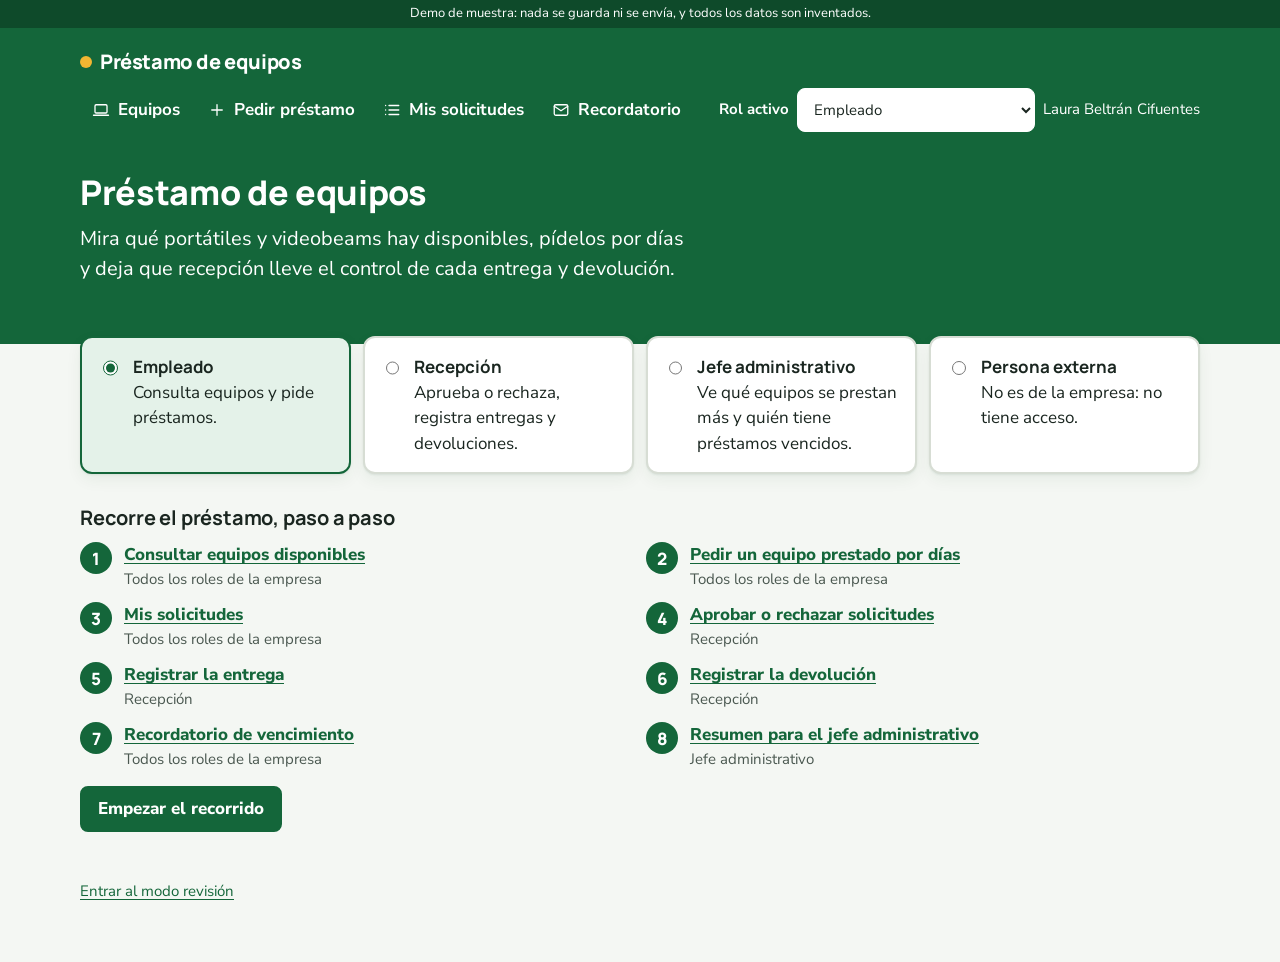
<file: regresion-20261026/index.html>
<!doctype html>
<html lang="es">
<head>
<meta charset="utf-8">
<meta name="viewport" content="width=device-width, initial-scale=1">
<title>Préstamo de equipos · Demo</title>
<link rel="icon" href="data:,">
<link rel="preconnect" href="https://fonts.googleapis.com">
<link rel="preconnect" href="https://fonts.gstatic.com" crossorigin>
<link rel="stylesheet" href="https://fonts.googleapis.com/css2?family=Manrope:wght@600;700;800&amp;family=Nunito+Sans:wght@400;600;700;800&amp;display=swap">
<link rel="stylesheet" href="recursos/estilos.css">
</head>
<body data-pantalla="inicio" data-criterios="HU-01 a HU-06 (CA-001-01 a CA-001-46)">
<div id="cabecera"></div>
<div class="portada">
  <div class="portada__fila">
    <h1>Préstamo de equipos</h1>
    <p>Mira qué portátiles y videobeams hay disponibles, pídelos por días y deja que recepción lleve el control de cada entrega y devolución.</p>
  </div>
</div>
<main class="contenido" id="contenido">
  <fieldset class="roles">
    <legend class="solo-lectores">Elige tu rol</legend>
    <label class="rol-opcion"><input type="radio" name="rol" value="empleado"><span><strong>Empleado</strong>Consulta equipos y pide préstamos.</span></label>
    <label class="rol-opcion"><input type="radio" name="rol" value="recepcion"><span><strong>Recepción</strong>Aprueba o rechaza, registra entregas y devoluciones.</span></label>
    <label class="rol-opcion"><input type="radio" name="rol" value="jefe"><span><strong>Jefe administrativo</strong>Ve qué equipos se prestan más y quién tiene préstamos vencidos.</span></label>
    <label class="rol-opcion"><input type="radio" name="rol" value="externa"><span><strong>Persona externa</strong>No es de la empresa: no tiene acceso.</span></label>
  </fieldset>
  <section class="seccion" id="proceso" aria-labelledby="titulo-proceso">
    <h2 id="titulo-proceso">Recorre el préstamo, paso a paso</h2>
    <ol class="pasos" id="lista-pasos"></ol>
    <div class="acciones"><a class="boton" href="pantallas/P01-A01-consultar-equipos.html">Empezar el recorrido</a></div>
  </section>
  <p class="texto-2 pequeno contenido--aire"><a id="enlace-revision" href="index.html">Entrar al modo revisión</a></p>
</main>
<div id="revision"></div>
<script src="recursos/datos.js"></script>
<script src="recursos/prototipo.js"></script>
</body>
</html>
</file>
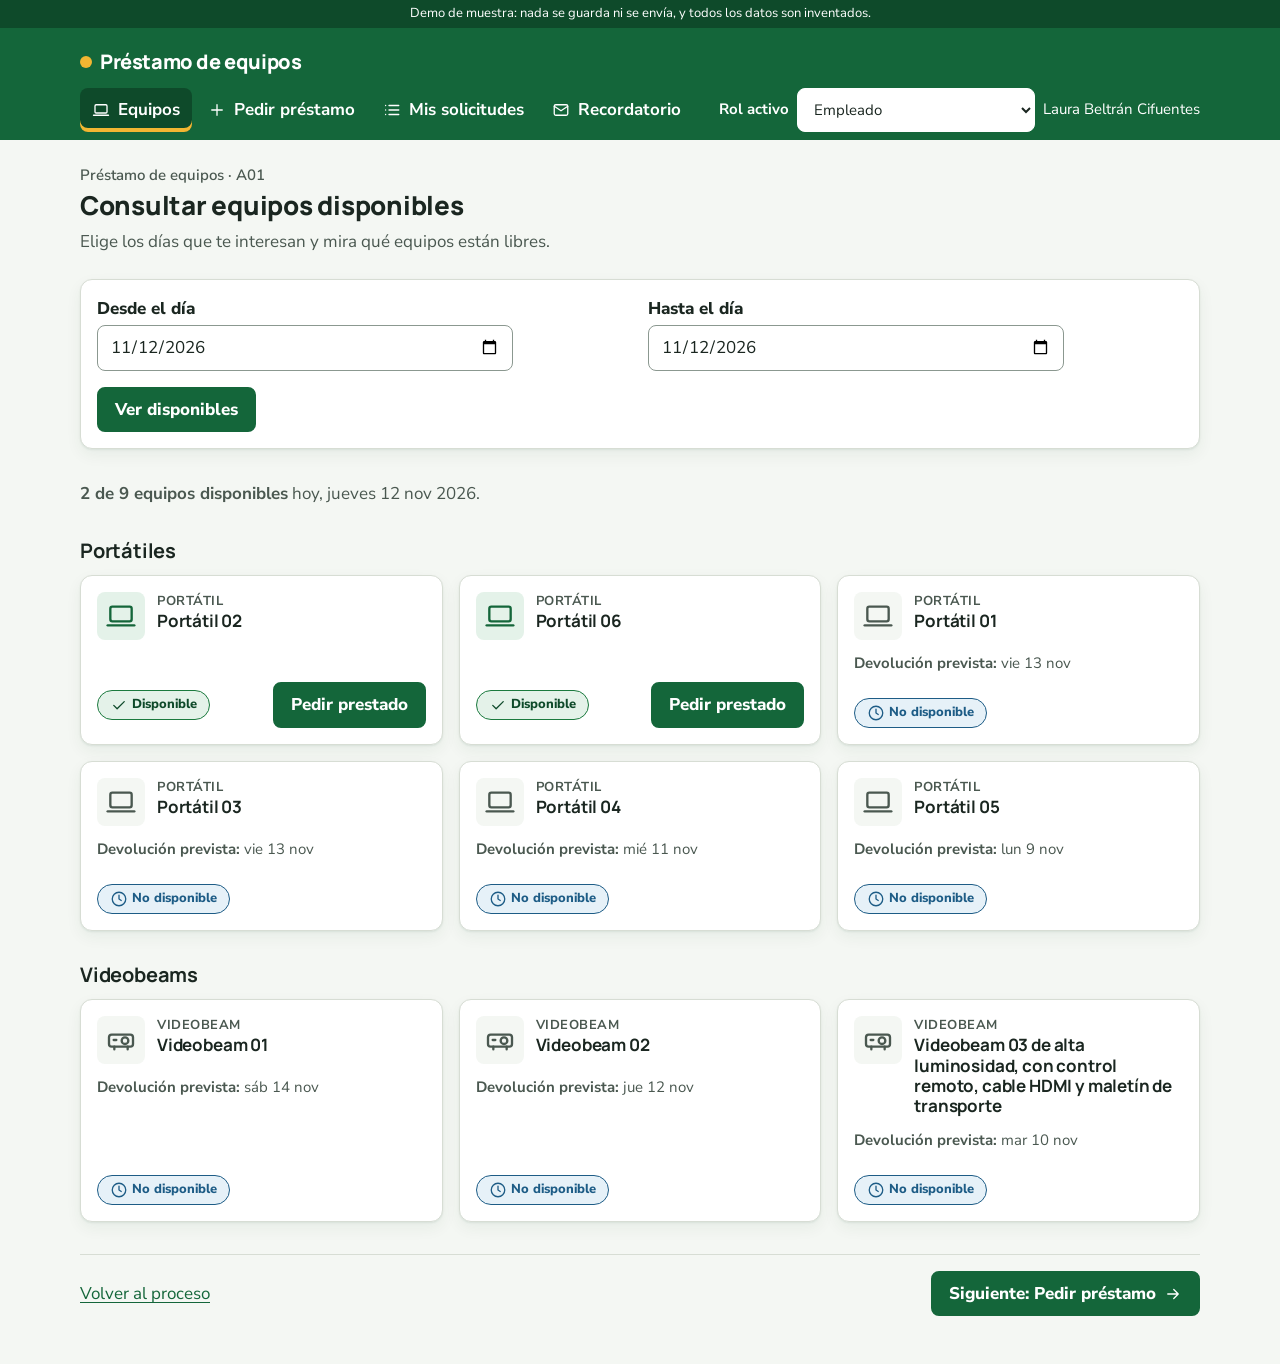
<file: regresion-20261026/pantallas/P01-A01-consultar-equipos.html>
<!doctype html>
<html lang="es">
<head>
<meta charset="utf-8">
<meta name="viewport" content="width=device-width, initial-scale=1">
<title>Consultar equipos disponibles · Préstamo de equipos</title>
<link rel="icon" href="data:,">
<link rel="preconnect" href="https://fonts.googleapis.com">
<link rel="preconnect" href="https://fonts.gstatic.com" crossorigin>
<link rel="stylesheet" href="https://fonts.googleapis.com/css2?family=Manrope:wght@600;700;800&amp;family=Nunito+Sans:wght@400;600;700;800&amp;display=swap">
<link rel="stylesheet" href="../recursos/estilos.css">
</head>
<body data-pantalla="P01-A01" data-criterios="HU-01: CA-001-01 a CA-001-06, CA-001-36, CA-001-39, CA-001-40 y CA-001-46 (HU-05)">
<div id="cabecera"></div>
<main class="contenido" id="contenido"><div id="vista"></div></main>
<div id="revision"></div>
<script src="../recursos/datos.js"></script>
<script src="../recursos/prototipo.js"></script>
</body>
</html>
</file>
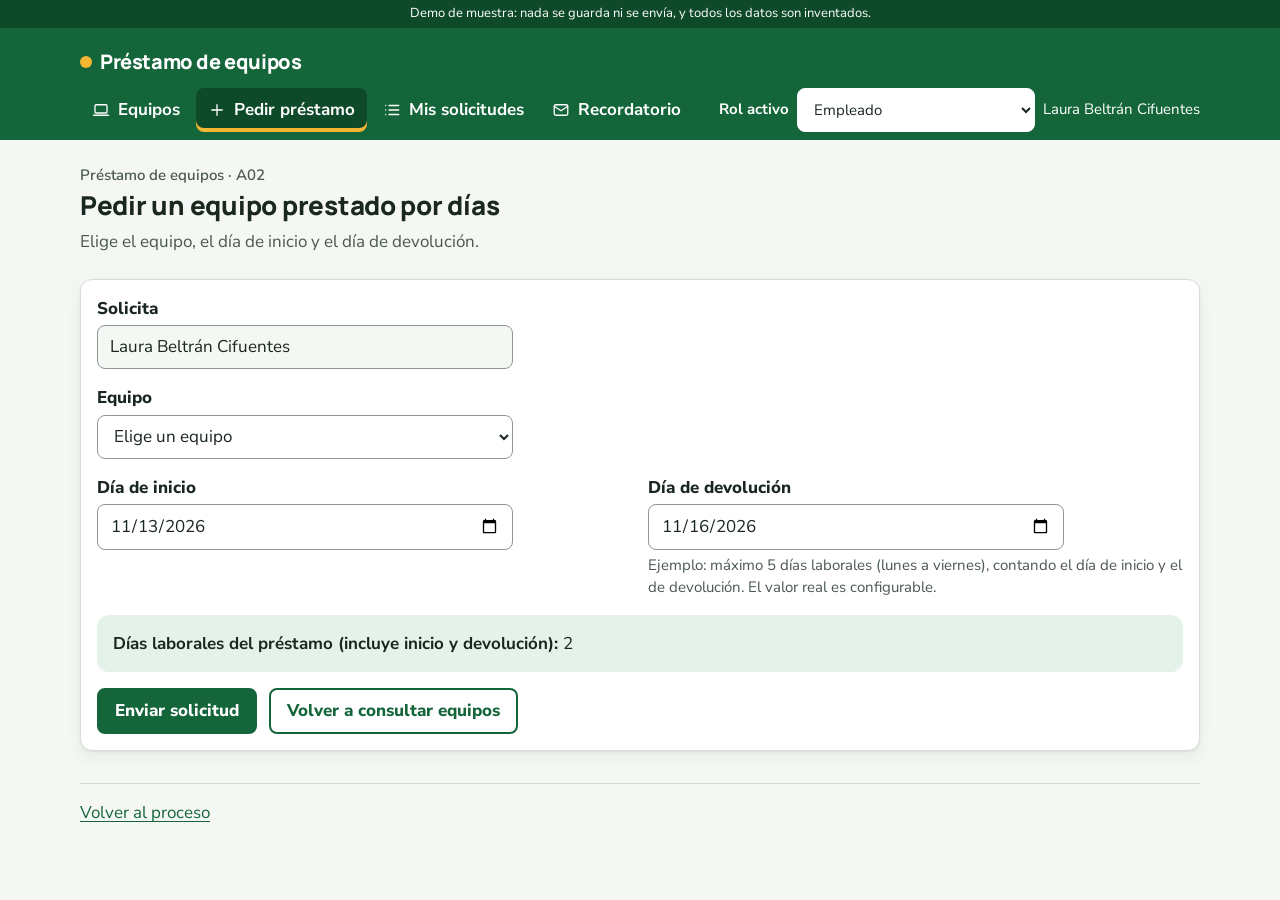
<file: regresion-20261026/pantallas/P01-A02-solicitar-prestamo.html>
<!doctype html>
<html lang="es">
<head>
<meta charset="utf-8">
<meta name="viewport" content="width=device-width, initial-scale=1">
<title>Pedir un equipo prestado por días · Préstamo de equipos</title>
<link rel="icon" href="data:,">
<link rel="preconnect" href="https://fonts.googleapis.com">
<link rel="preconnect" href="https://fonts.gstatic.com" crossorigin>
<link rel="stylesheet" href="https://fonts.googleapis.com/css2?family=Manrope:wght@600;700;800&amp;family=Nunito+Sans:wght@400;600;700;800&amp;display=swap">
<link rel="stylesheet" href="../recursos/estilos.css">
</head>
<body data-pantalla="P01-A02" data-criterios="HU-02: CA-001-07 a CA-001-12 y CA-001-35">
<div id="cabecera"></div>
<main class="contenido" id="contenido"><div id="vista"></div></main>
<div id="revision"></div>
<script src="../recursos/datos.js"></script>
<script src="../recursos/prototipo.js"></script>
</body>
</html>
</file>
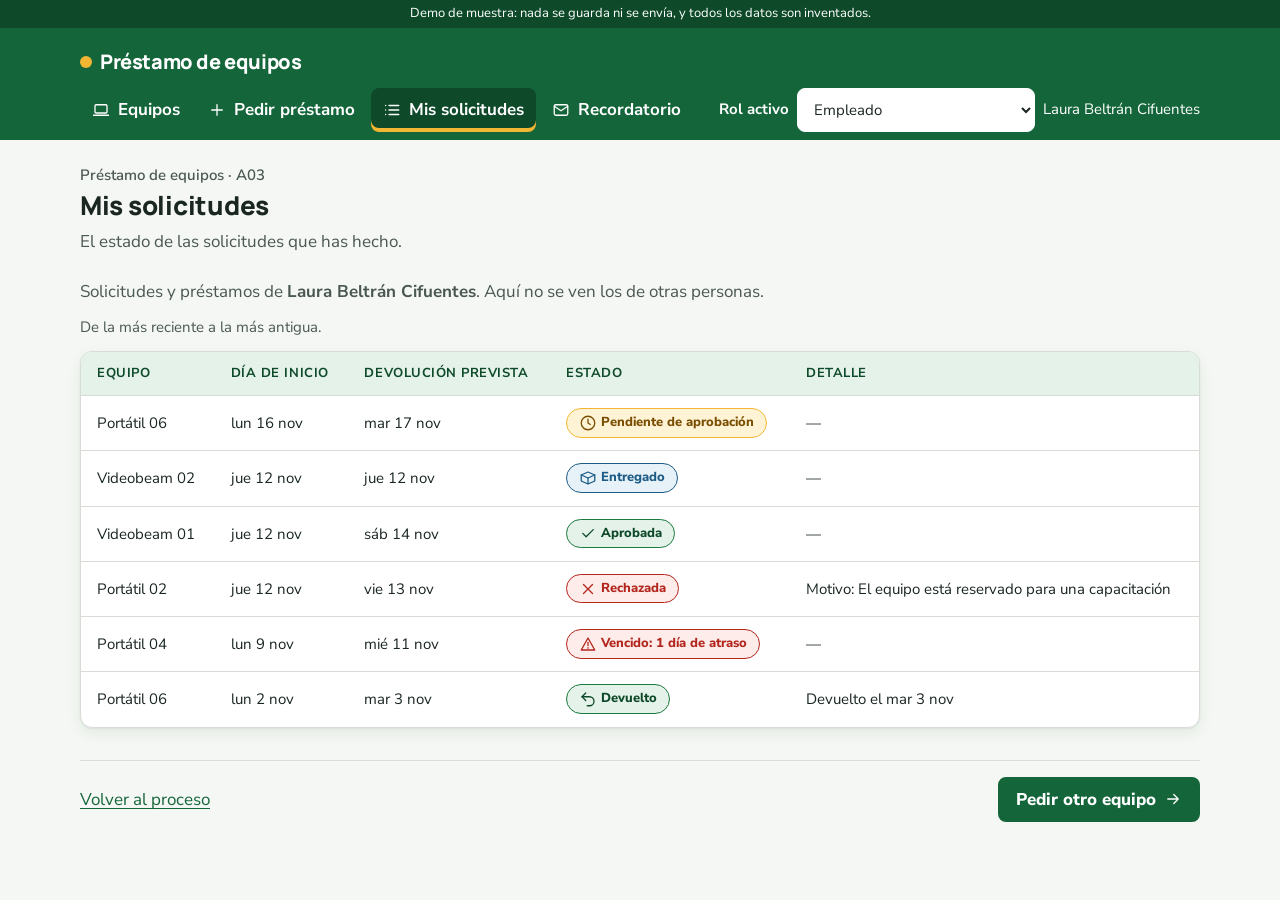
<file: regresion-20261026/pantallas/P01-A03-aprobar-solicitud.html>
<!doctype html>
<html lang="es">
<head>
<meta charset="utf-8">
<meta name="viewport" content="width=device-width, initial-scale=1">
<title>Aprobar o rechazar solicitudes · Préstamo de equipos</title>
<link rel="icon" href="data:,">
<link rel="preconnect" href="https://fonts.googleapis.com">
<link rel="preconnect" href="https://fonts.gstatic.com" crossorigin>
<link rel="stylesheet" href="https://fonts.googleapis.com/css2?family=Manrope:wght@600;700;800&amp;family=Nunito+Sans:wght@400;600;700;800&amp;display=swap">
<link rel="stylesheet" href="../recursos/estilos.css">
</head>
<body data-pantalla="P01-A03" data-criterios="I-03">
<div id="cabecera"></div>
<main class="contenido" id="contenido"><div id="vista"></div></main>
<div id="revision"></div>
<script src="../recursos/datos.js"></script>
<script src="../recursos/prototipo.js"></script>
</body>
</html>
</file>
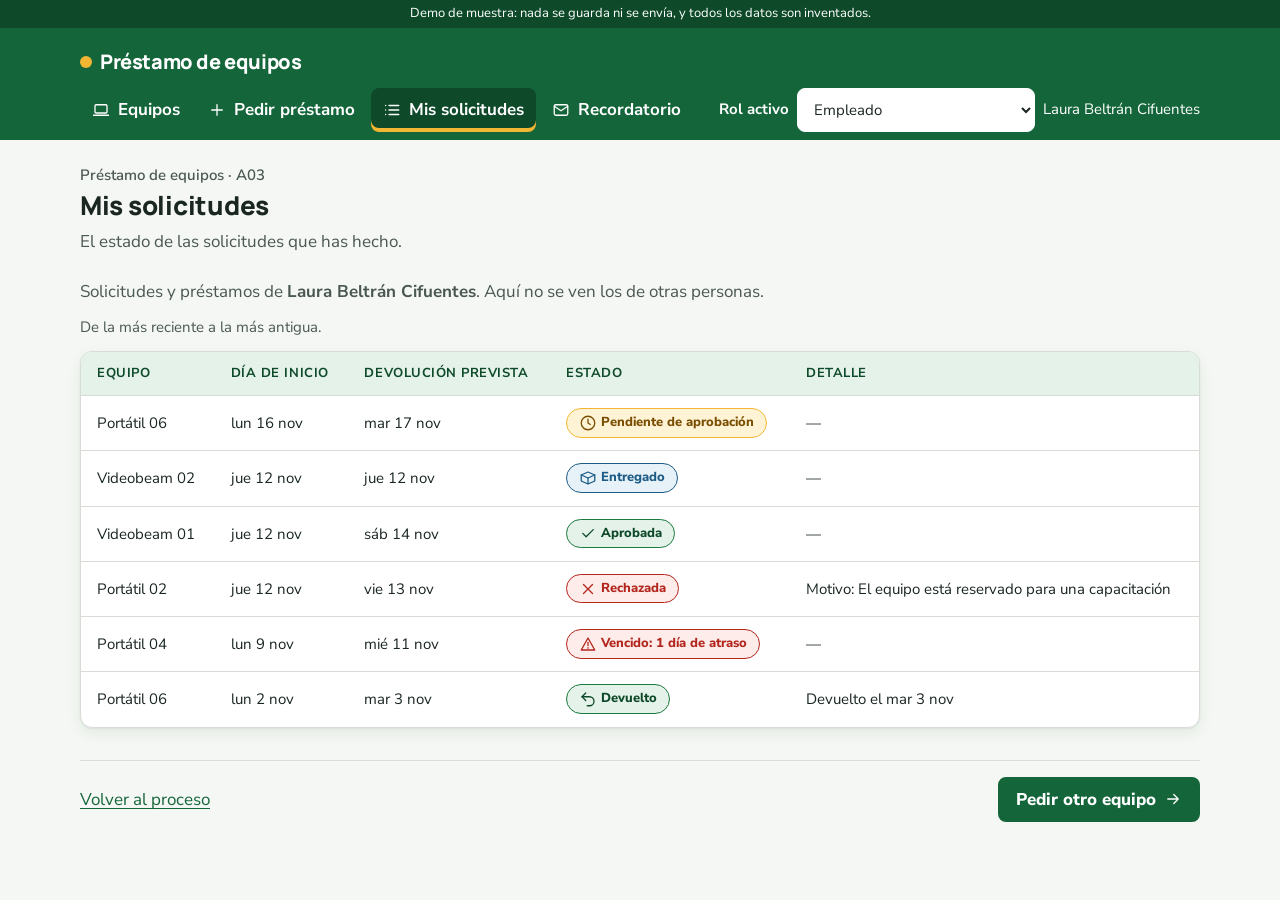
<file: regresion-20261026/pantallas/P01-A03-ver-mis-solicitudes.html>
<!doctype html>
<html lang="es">
<head>
<meta charset="utf-8">
<meta name="viewport" content="width=device-width, initial-scale=1">
<title>Ver mis solicitudes · Préstamo de equipos</title>
<link rel="icon" href="data:,">
<link rel="preconnect" href="https://fonts.googleapis.com">
<link rel="preconnect" href="https://fonts.gstatic.com" crossorigin>
<link rel="stylesheet" href="https://fonts.googleapis.com/css2?family=Manrope:wght@600;700;800&amp;family=Nunito+Sans:wght@400;600;700;800&amp;display=swap">
<link rel="stylesheet" href="../recursos/estilos.css">
</head>
<body data-pantalla="P01-A03" data-criterios="HU-02, HU-03, HU-04 y HU-05: CA-001-07, CA-001-13, CA-001-14, CA-001-37, CA-001-41 a CA-001-44">
<div id="cabecera"></div>
<main class="contenido" id="contenido"><div id="vista"></div></main>
<div id="revision"></div>
<script src="../recursos/datos.js"></script>
<script src="../recursos/prototipo.js"></script>
</body>
</html>
</file>
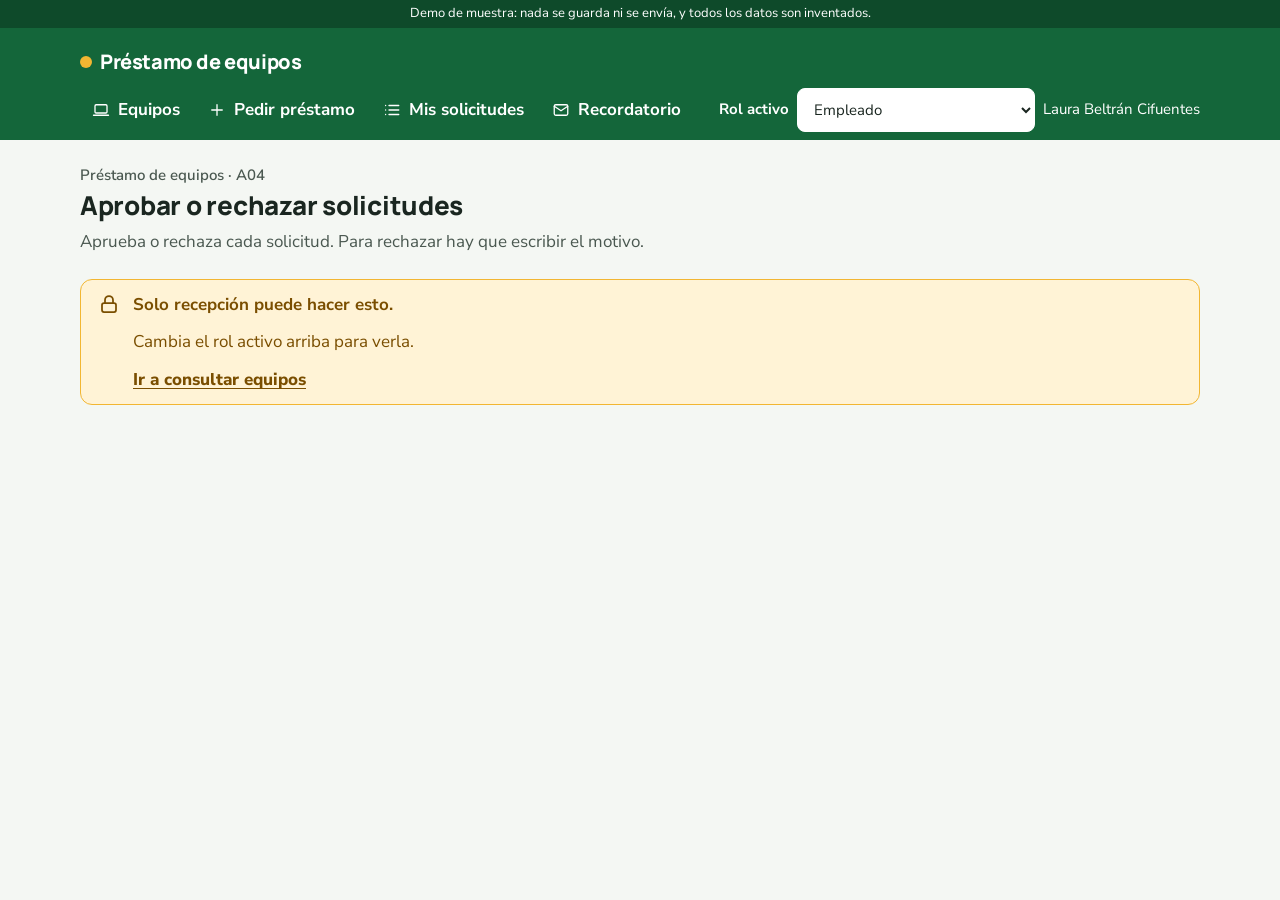
<file: regresion-20261026/pantallas/P01-A04-aprobar-solicitud.html>
<!doctype html>
<html lang="es">
<head>
<meta charset="utf-8">
<meta name="viewport" content="width=device-width, initial-scale=1">
<title>Aprobar o rechazar solicitudes · Préstamo de equipos</title>
<link rel="icon" href="data:,">
<link rel="preconnect" href="https://fonts.googleapis.com">
<link rel="preconnect" href="https://fonts.gstatic.com" crossorigin>
<link rel="stylesheet" href="https://fonts.googleapis.com/css2?family=Manrope:wght@600;700;800&amp;family=Nunito+Sans:wght@400;600;700;800&amp;display=swap">
<link rel="stylesheet" href="../recursos/estilos.css">
</head>
<body data-pantalla="P01-A04" data-criterios="HU-03: CA-001-13 a CA-001-18 y CA-001-45">
<div id="cabecera"></div>
<main class="contenido" id="contenido"><div id="vista"></div></main>
<div id="revision"></div>
<script src="../recursos/datos.js"></script>
<script src="../recursos/prototipo.js"></script>
</body>
</html>
</file>
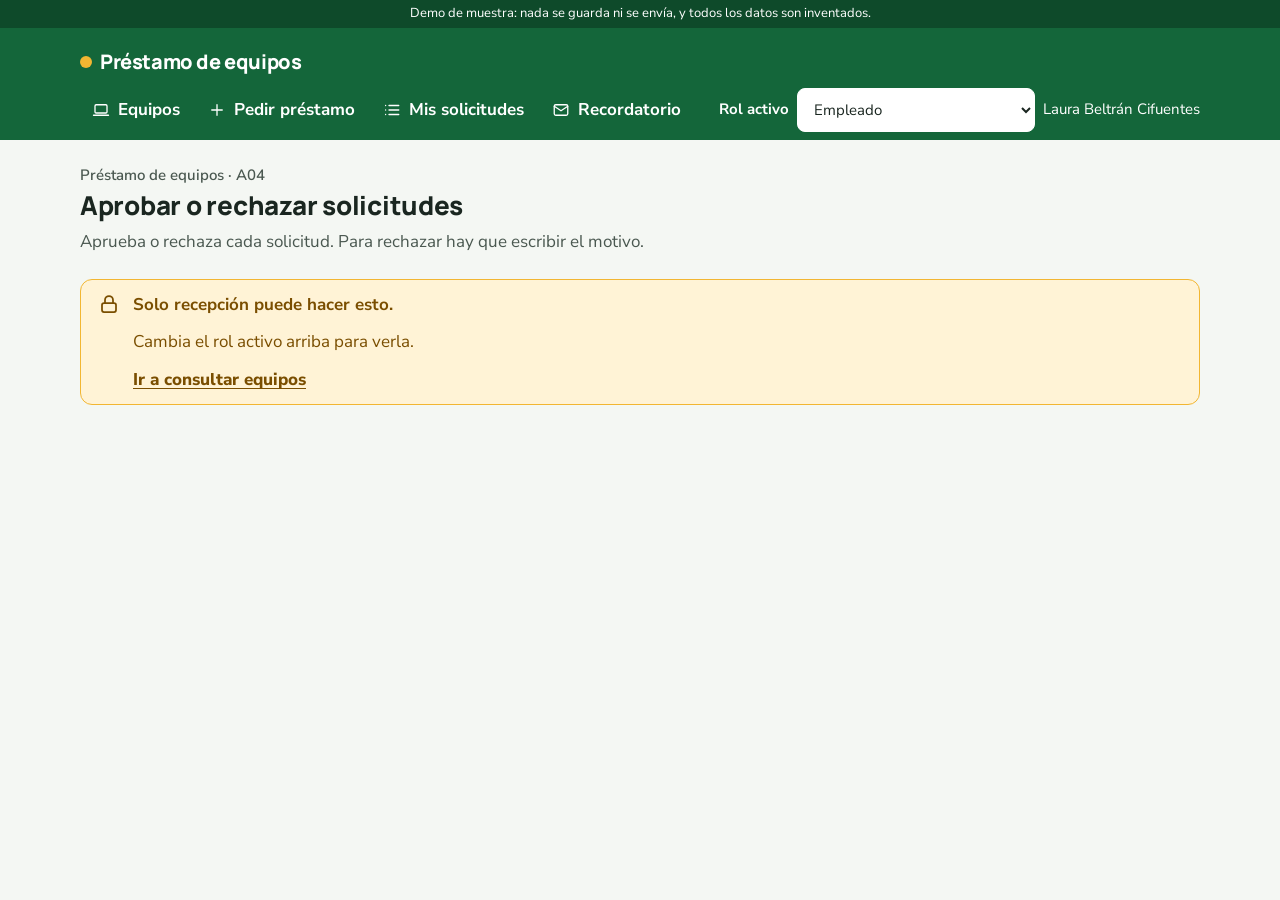
<file: regresion-20261026/pantallas/P01-A04-registrar-entrega.html>
<!doctype html>
<html lang="es">
<head>
<meta charset="utf-8">
<meta name="viewport" content="width=device-width, initial-scale=1">
<title>Registrar la entrega · Préstamo de equipos</title>
<link rel="icon" href="data:,">
<link rel="preconnect" href="https://fonts.googleapis.com">
<link rel="preconnect" href="https://fonts.gstatic.com" crossorigin>
<link rel="stylesheet" href="https://fonts.googleapis.com/css2?family=Manrope:wght@600;700;800&amp;family=Nunito+Sans:wght@400;600;700;800&amp;display=swap">
<link rel="stylesheet" href="../recursos/estilos.css">
</head>
<body data-pantalla="P01-A04" data-criterios="I-04">
<div id="cabecera"></div>
<main class="contenido" id="contenido"><div id="vista"></div></main>
<div id="revision"></div>
<script src="../recursos/datos.js"></script>
<script src="../recursos/prototipo.js"></script>
</body>
</html>
</file>
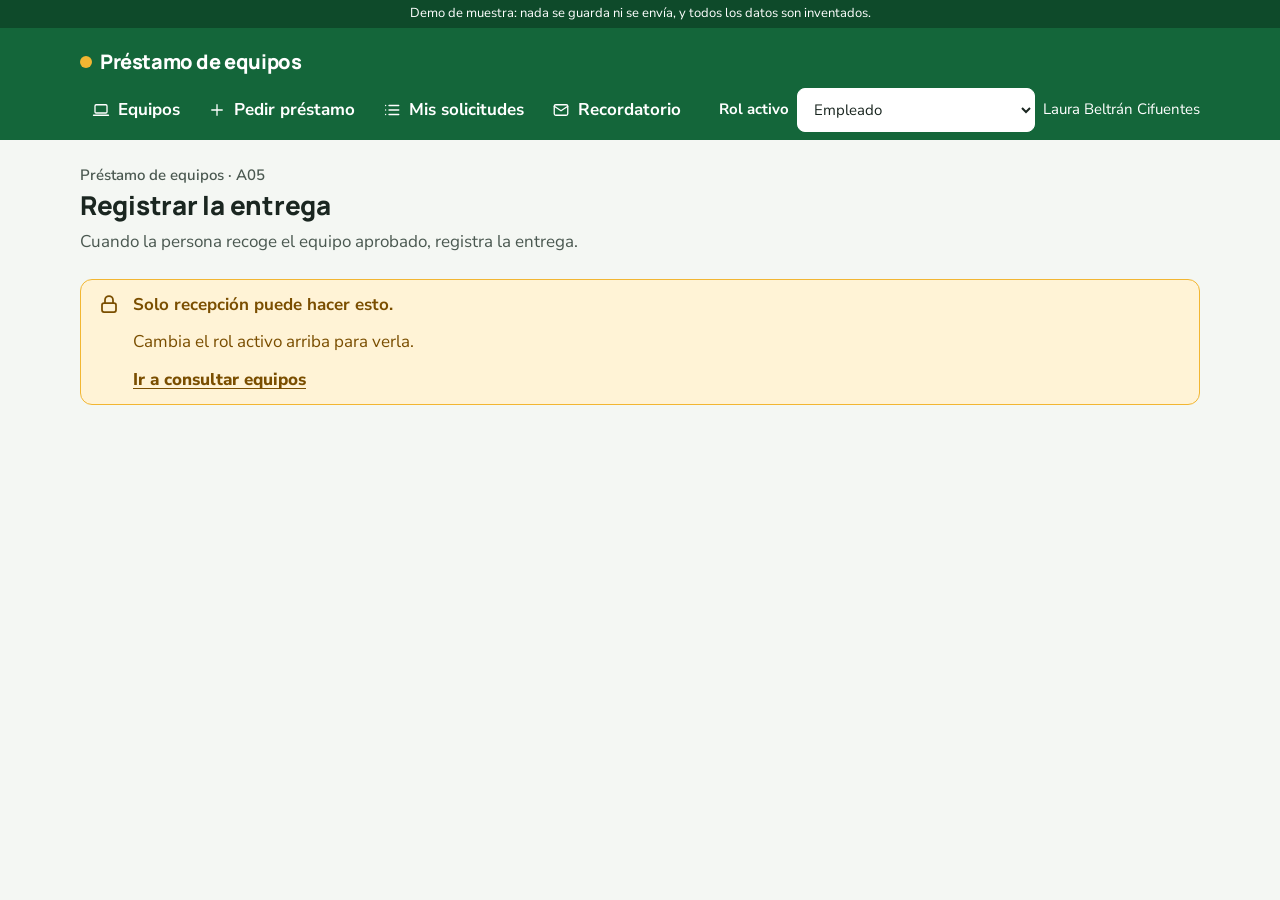
<file: regresion-20261026/pantallas/P01-A05-registrar-devolucion.html>
<!doctype html>
<html lang="es">
<head>
<meta charset="utf-8">
<meta name="viewport" content="width=device-width, initial-scale=1">
<title>Registrar la devolución · Préstamo de equipos</title>
<link rel="icon" href="data:,">
<link rel="preconnect" href="https://fonts.googleapis.com">
<link rel="preconnect" href="https://fonts.gstatic.com" crossorigin>
<link rel="stylesheet" href="https://fonts.googleapis.com/css2?family=Manrope:wght@600;700;800&amp;family=Nunito+Sans:wght@400;600;700;800&amp;display=swap">
<link rel="stylesheet" href="../recursos/estilos.css">
</head>
<body data-pantalla="P01-A05" data-criterios="I-05">
<div id="cabecera"></div>
<main class="contenido" id="contenido"><div id="vista"></div></main>
<div id="revision"></div>
<script src="../recursos/datos.js"></script>
<script src="../recursos/prototipo.js"></script>
</body>
</html>
</file>
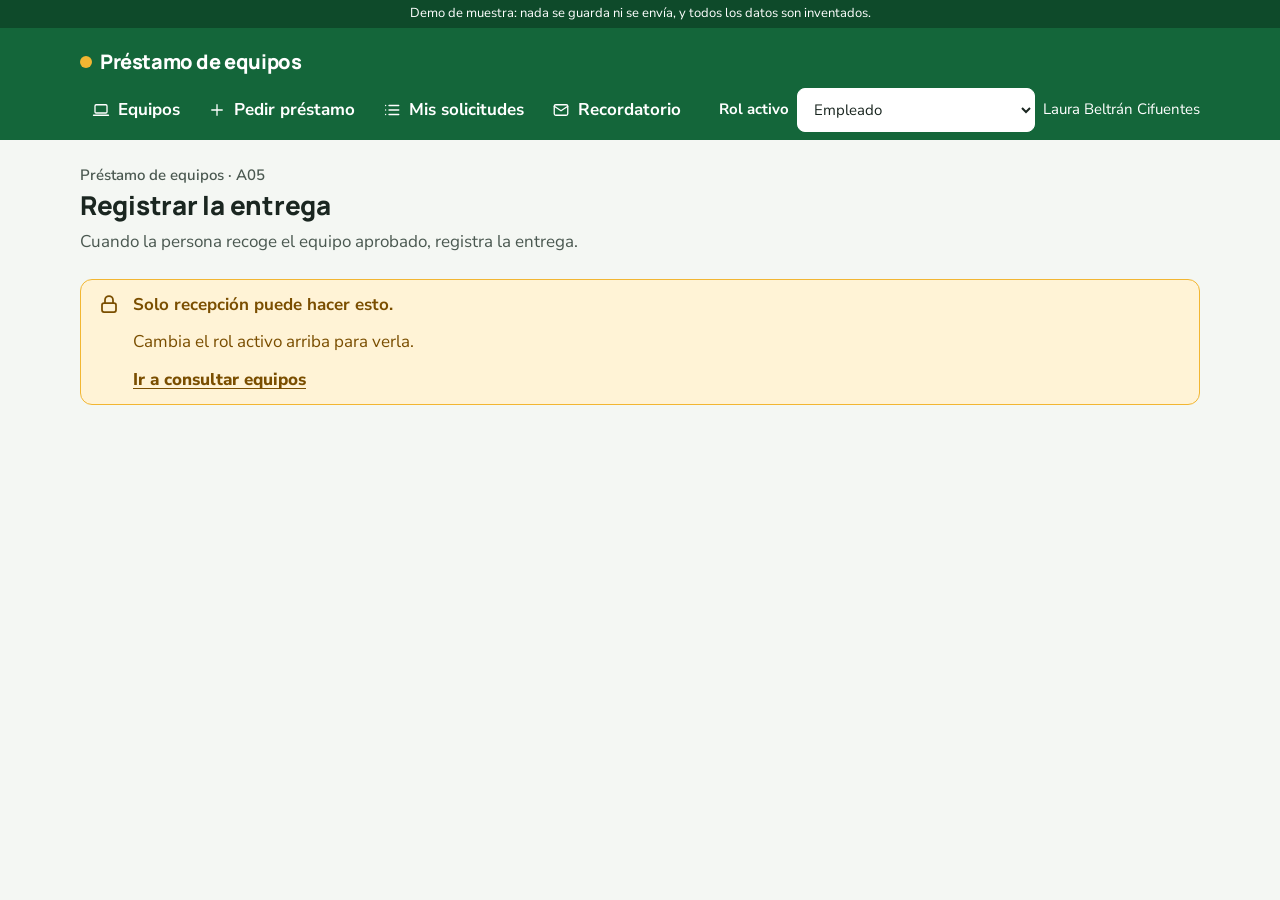
<file: regresion-20261026/pantallas/P01-A05-registrar-entrega.html>
<!doctype html>
<html lang="es">
<head>
<meta charset="utf-8">
<meta name="viewport" content="width=device-width, initial-scale=1">
<title>Registrar la entrega · Préstamo de equipos</title>
<link rel="icon" href="data:,">
<link rel="preconnect" href="https://fonts.googleapis.com">
<link rel="preconnect" href="https://fonts.gstatic.com" crossorigin>
<link rel="stylesheet" href="https://fonts.googleapis.com/css2?family=Manrope:wght@600;700;800&amp;family=Nunito+Sans:wght@400;600;700;800&amp;display=swap">
<link rel="stylesheet" href="../recursos/estilos.css">
</head>
<body data-pantalla="P01-A05" data-criterios="HU-04: CA-001-19, CA-001-20 y CA-001-24">
<div id="cabecera"></div>
<main class="contenido" id="contenido"><div id="vista"></div></main>
<div id="revision"></div>
<script src="../recursos/datos.js"></script>
<script src="../recursos/prototipo.js"></script>
</body>
</html>
</file>
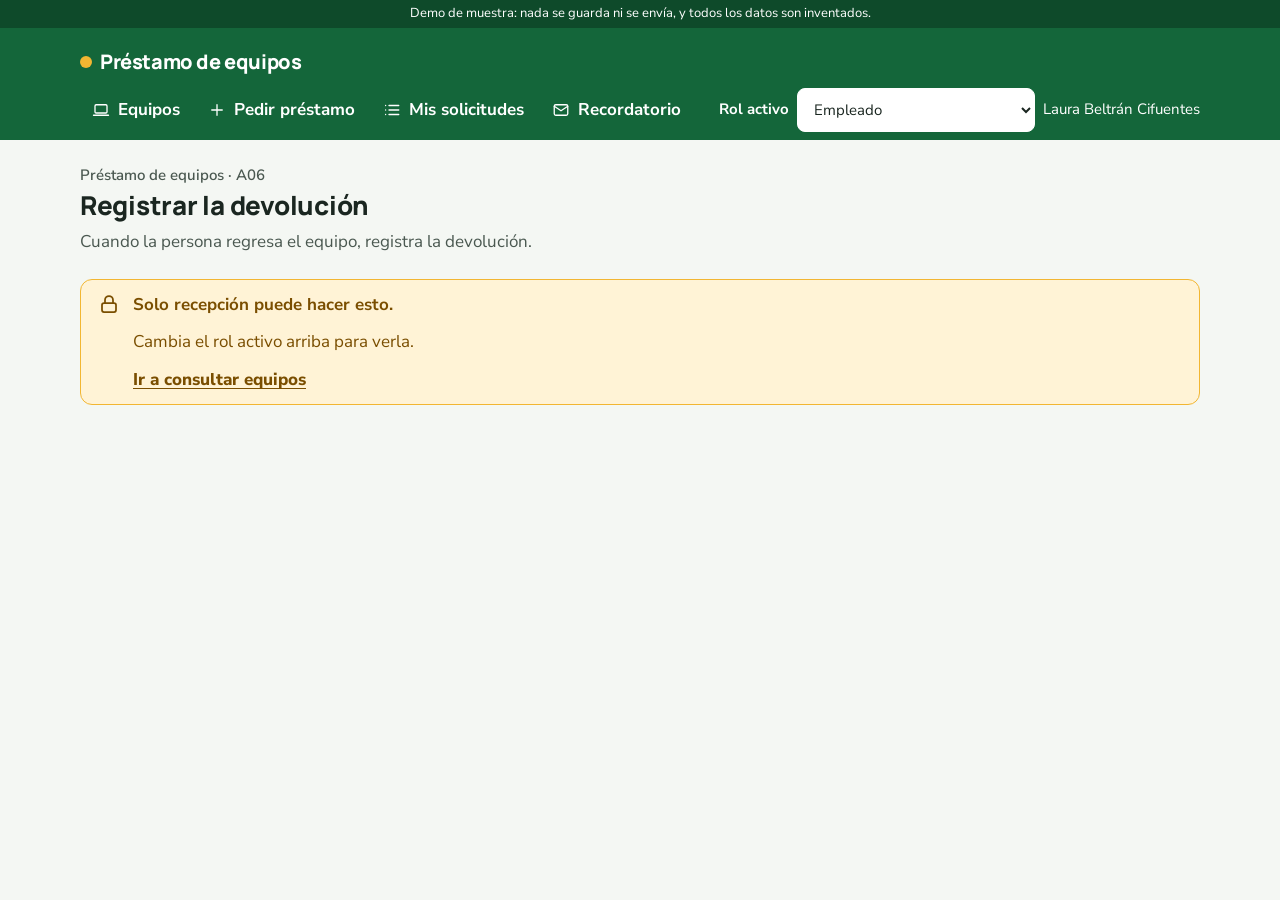
<file: regresion-20261026/pantallas/P01-A06-recibir-recordatorio.html>
<!doctype html>
<html lang="es">
<head>
<meta charset="utf-8">
<meta name="viewport" content="width=device-width, initial-scale=1">
<title>Recordatorio de vencimiento · Préstamo de equipos</title>
<link rel="icon" href="data:,">
<link rel="preconnect" href="https://fonts.googleapis.com">
<link rel="preconnect" href="https://fonts.gstatic.com" crossorigin>
<link rel="stylesheet" href="https://fonts.googleapis.com/css2?family=Manrope:wght@600;700;800&amp;family=Nunito+Sans:wght@400;600;700;800&amp;display=swap">
<link rel="stylesheet" href="../recursos/estilos.css">
</head>
<body data-pantalla="P01-A06" data-criterios="I-06">
<div id="cabecera"></div>
<main class="contenido" id="contenido"><div id="vista"></div></main>
<div id="revision"></div>
<script src="../recursos/datos.js"></script>
<script src="../recursos/prototipo.js"></script>
</body>
</html>
</file>
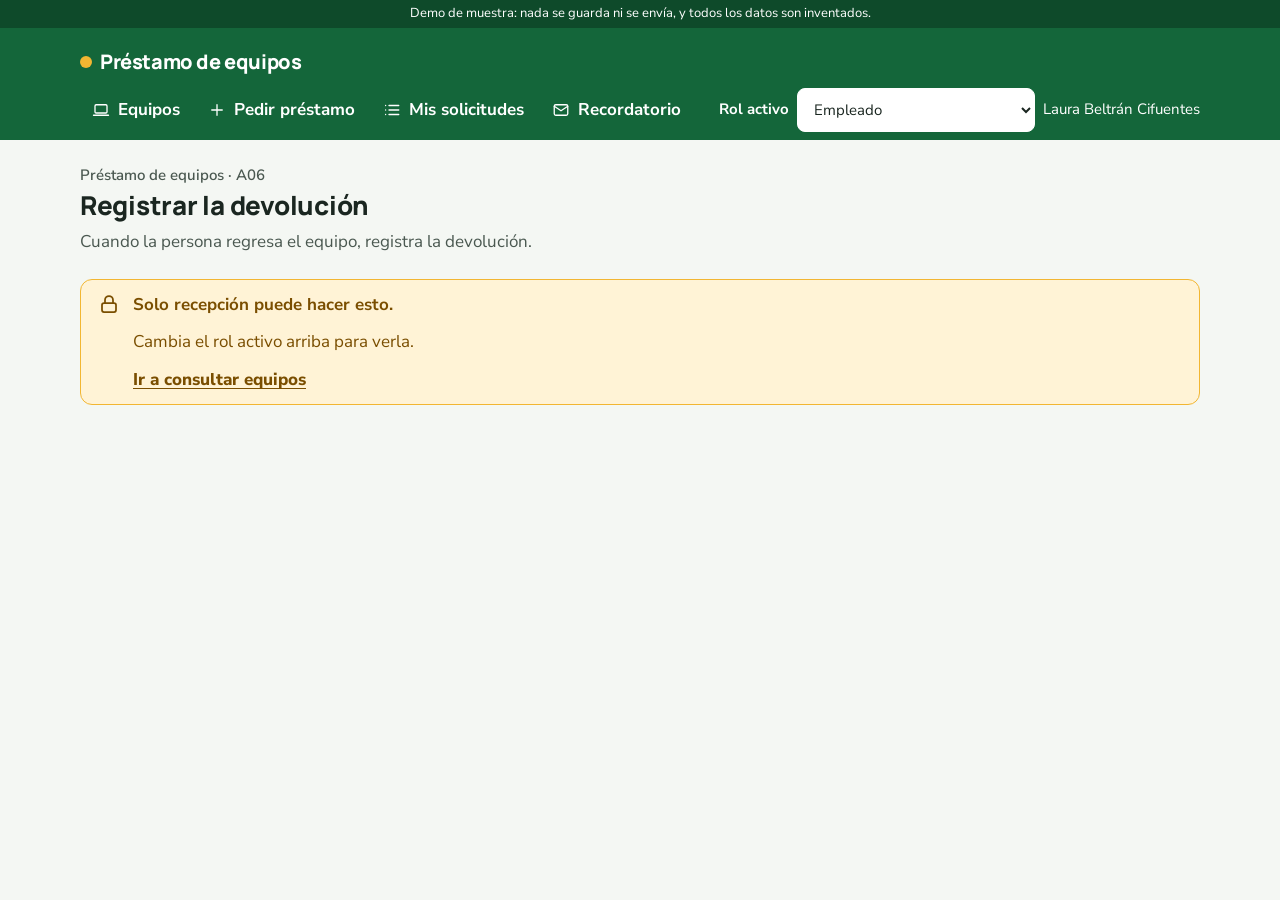
<file: regresion-20261026/pantallas/P01-A06-registrar-devolucion.html>
<!doctype html>
<html lang="es">
<head>
<meta charset="utf-8">
<meta name="viewport" content="width=device-width, initial-scale=1">
<title>Registrar la devolución · Préstamo de equipos</title>
<link rel="icon" href="data:,">
<link rel="preconnect" href="https://fonts.googleapis.com">
<link rel="preconnect" href="https://fonts.gstatic.com" crossorigin>
<link rel="stylesheet" href="https://fonts.googleapis.com/css2?family=Manrope:wght@600;700;800&amp;family=Nunito+Sans:wght@400;600;700;800&amp;display=swap">
<link rel="stylesheet" href="../recursos/estilos.css">
</head>
<body data-pantalla="P01-A06" data-criterios="HU-04: CA-001-21 a CA-001-24">
<div id="cabecera"></div>
<main class="contenido" id="contenido"><div id="vista"></div></main>
<div id="revision"></div>
<script src="../recursos/datos.js"></script>
<script src="../recursos/prototipo.js"></script>
</body>
</html>
</file>
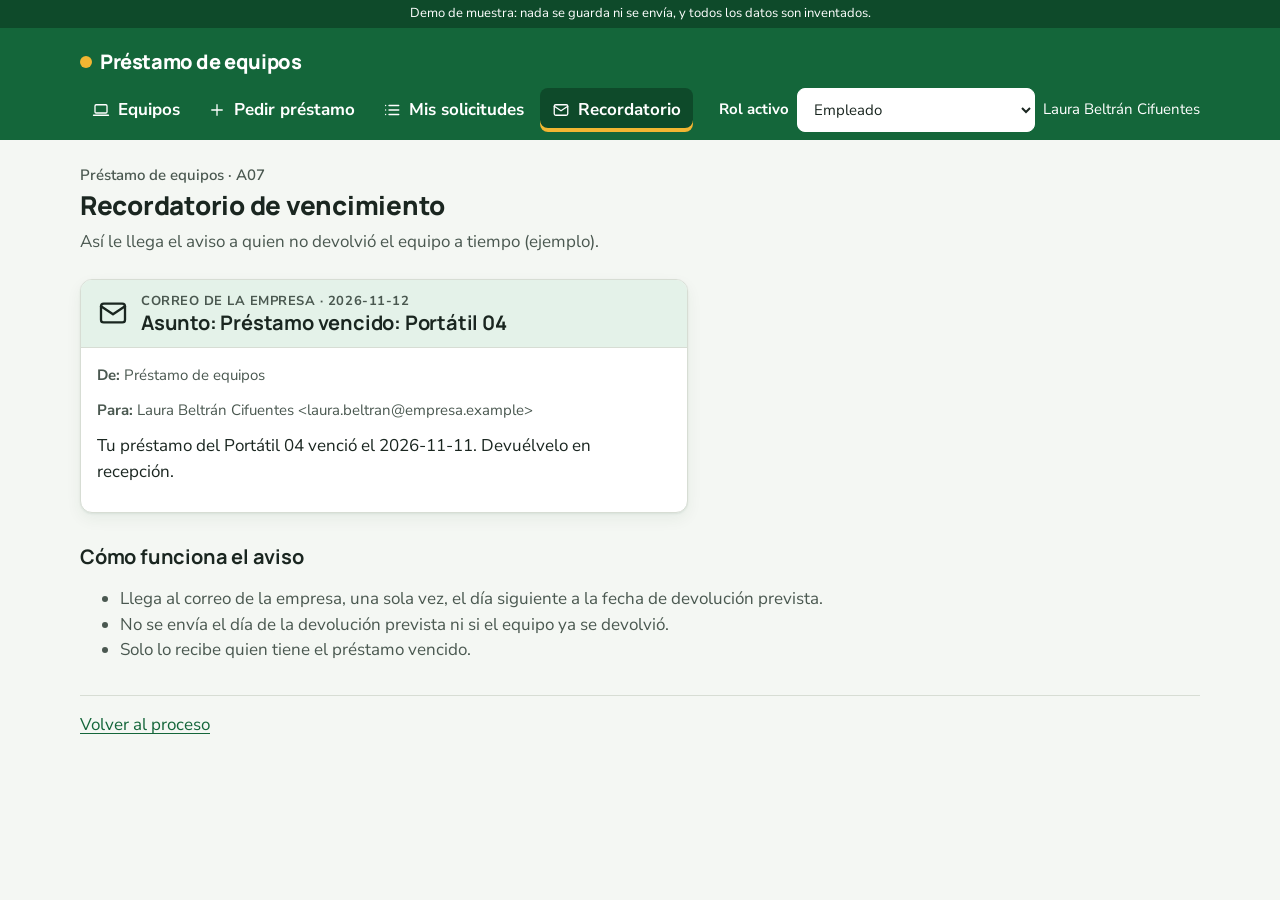
<file: regresion-20261026/pantallas/P01-A07-recibir-recordatorio.html>
<!doctype html>
<html lang="es">
<head>
<meta charset="utf-8">
<meta name="viewport" content="width=device-width, initial-scale=1">
<title>Recordatorio de vencimiento · Préstamo de equipos</title>
<link rel="icon" href="data:,">
<link rel="preconnect" href="https://fonts.googleapis.com">
<link rel="preconnect" href="https://fonts.gstatic.com" crossorigin>
<link rel="stylesheet" href="https://fonts.googleapis.com/css2?family=Manrope:wght@600;700;800&amp;family=Nunito+Sans:wght@400;600;700;800&amp;display=swap">
<link rel="stylesheet" href="../recursos/estilos.css">
</head>
<body data-pantalla="P01-A07" data-criterios="HU-05: CA-001-25 a CA-001-29">
<div id="cabecera"></div>
<main class="contenido" id="contenido"><div id="vista"></div></main>
<div id="revision"></div>
<script src="../recursos/datos.js"></script>
<script src="../recursos/prototipo.js"></script>
</body>
</html>
</file>
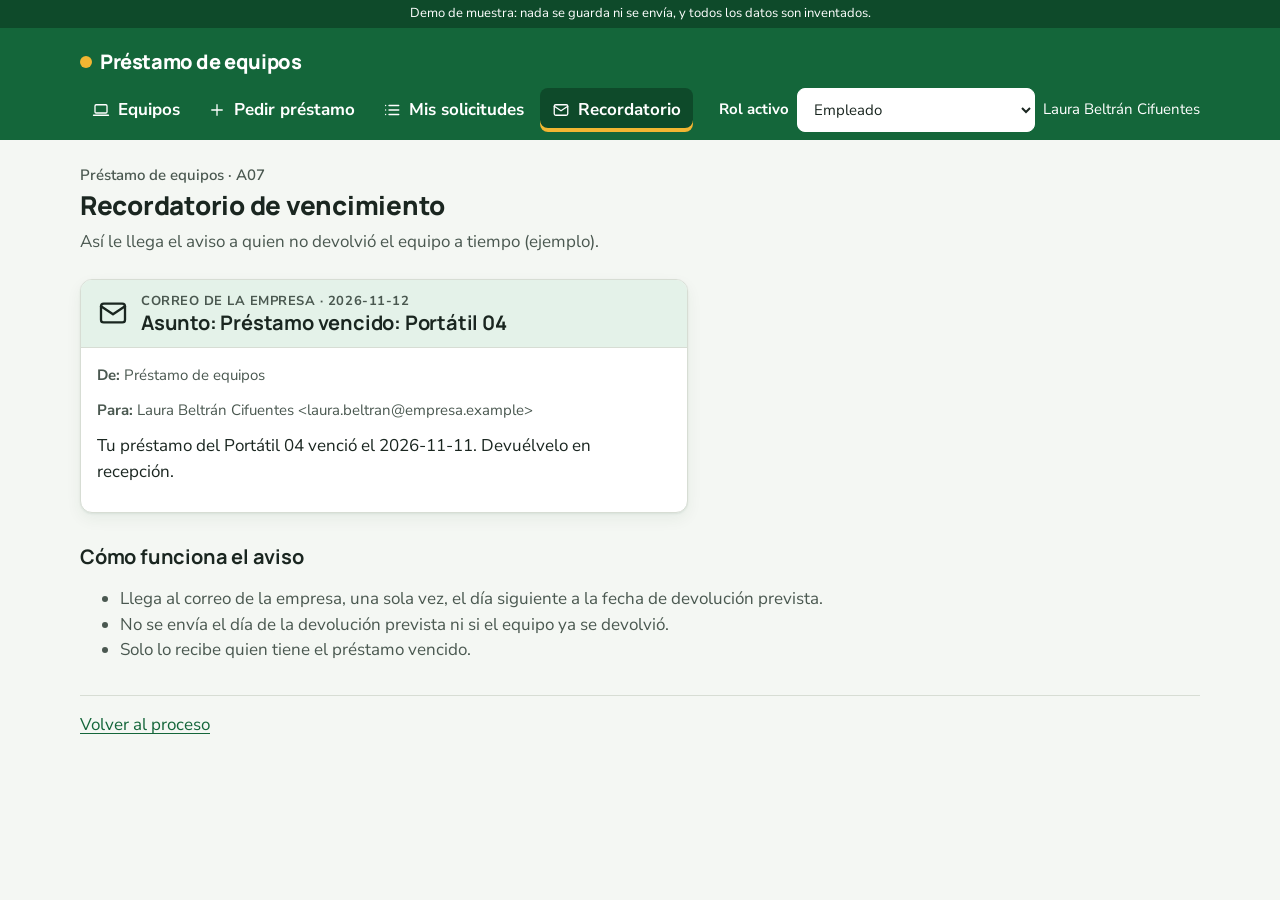
<file: regresion-20261026/pantallas/P01-A07-ver-resumen.html>
<!doctype html>
<html lang="es">
<head>
<meta charset="utf-8">
<meta name="viewport" content="width=device-width, initial-scale=1">
<title>Resumen para el jefe administrativo · Préstamo de equipos</title>
<link rel="icon" href="data:,">
<link rel="preconnect" href="https://fonts.googleapis.com">
<link rel="preconnect" href="https://fonts.gstatic.com" crossorigin>
<link rel="stylesheet" href="https://fonts.googleapis.com/css2?family=Manrope:wght@600;700;800&amp;family=Nunito+Sans:wght@400;600;700;800&amp;display=swap">
<link rel="stylesheet" href="../recursos/estilos.css">
</head>
<body data-pantalla="P01-A07" data-criterios="I-07, I-08">
<div id="cabecera"></div>
<main class="contenido" id="contenido"><div id="vista"></div></main>
<div id="revision"></div>
<script src="../recursos/datos.js"></script>
<script src="../recursos/prototipo.js"></script>
</body>
</html>
</file>
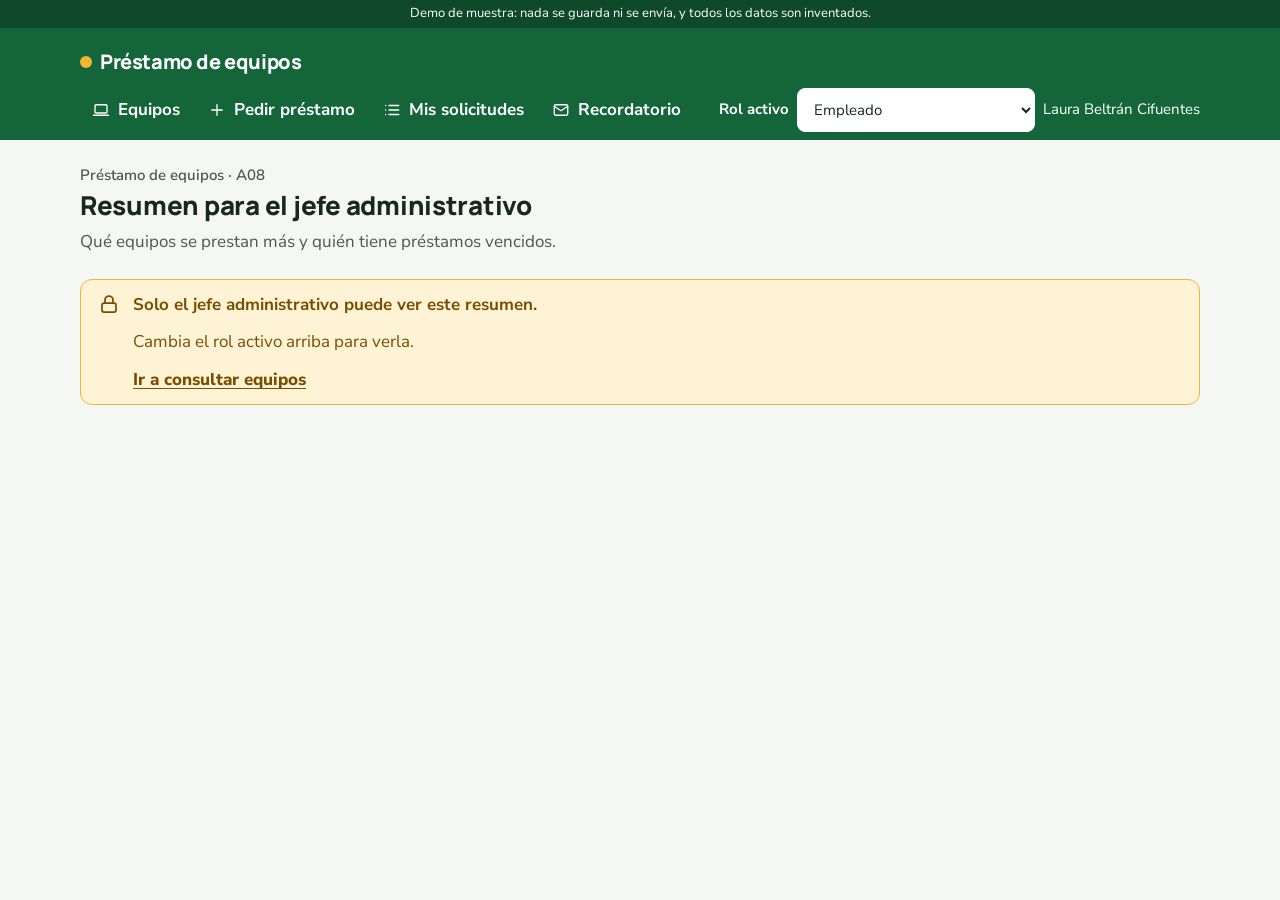
<file: regresion-20261026/pantallas/P01-A08-ver-resumen.html>
<!doctype html>
<html lang="es">
<head>
<meta charset="utf-8">
<meta name="viewport" content="width=device-width, initial-scale=1">
<title>Resumen para el jefe administrativo · Préstamo de equipos</title>
<link rel="icon" href="data:,">
<link rel="preconnect" href="https://fonts.googleapis.com">
<link rel="preconnect" href="https://fonts.gstatic.com" crossorigin>
<link rel="stylesheet" href="https://fonts.googleapis.com/css2?family=Manrope:wght@600;700;800&amp;family=Nunito+Sans:wght@400;600;700;800&amp;display=swap">
<link rel="stylesheet" href="../recursos/estilos.css">
</head>
<body data-pantalla="P01-A08" data-criterios="HU-06: CA-001-30 a CA-001-34 y CA-001-38">
<div id="cabecera"></div>
<main class="contenido" id="contenido"><div id="vista"></div></main>
<div id="revision"></div>
<script src="../recursos/datos.js"></script>
<script src="../recursos/prototipo.js"></script>
</body>
</html>
</file>
<file: regresion-20261026/recursos/estilos.css>
/*
 * Línea gráfica: Préstamo de equipos (ver linea-grafica.md).
 * Todos los colores, tamaños y espacios salen de estos tokens.
 */
:root {
  /* Color */
  --color-primario: #14663a;
  --color-primario-oscuro: #0e4a2a;
  --color-primario-suave: #e4f2e9;
  --color-acento: #f2b632;
  --color-acento-texto: #7a4e00;
  --color-acento-suave: #fff3d6;
  --fondo: #f4f7f3;
  --superficie: #ffffff;
  --borde: #d7ddd4;
  --borde-campo: #8b9890;
  --texto: #1a2620;
  --texto-2: #4a5850;
  --sobre-primario: #ffffff;
  --exito: #1b7a3e;
  --exito-texto: #0e4a2a;
  --exito-fondo: #e4f2e9;
  --advertencia-texto: #7a4e00;
  --advertencia-fondo: #fff3d6;
  --error: #b3261e;
  --error-fondo: #fdecea;
  --info: #1d5c86;
  --info-fondo: #e6f1f8;
  /* Tipografía */
  --fuente-titulos: "Manrope", system-ui, -apple-system, "Segoe UI", Roboto, "Helvetica Neue", Arial, sans-serif;
  --fuente-texto: "Nunito Sans", system-ui, -apple-system, "Segoe UI", Roboto, "Helvetica Neue", Arial, sans-serif;
  --t-1: 0.8125rem;
  --t-2: 0.9375rem;
  --t-3: 1.0625rem;
  --t-4: 1.25rem;
  --t-5: 1.625rem;
  --t-6: 2.125rem;
  /* Espaciado (múltiplos de 4 px) */
  --e-1: 0.25rem;
  --e-2: 0.5rem;
  --e-3: 0.75rem;
  --e-4: 1rem;
  --e-5: 1.5rem;
  --e-6: 2rem;
  --e-7: 3rem;
  /* Forma */
  --radio: 0.75rem;
  --radio-sm: 0.5rem;
  --radio-pildora: 62rem;
  --sombra: 0 1px 2px rgb(14 74 42 / 8%), 0 6px 16px rgb(14 74 42 / 6%);
  --objetivo: 2.75rem;
  --ancho: 72rem;
}

* { box-sizing: border-box; }
html { -webkit-text-size-adjust: 100%; }
body { margin: 0; font-family: var(--fuente-texto); font-size: var(--t-3); line-height: 1.5; color: var(--texto); background: var(--fondo); overflow-wrap: anywhere; }
h1, h2, h3 { font-family: var(--fuente-titulos); color: var(--texto); line-height: 1.2; margin: 0; letter-spacing: -0.01em; }
h1 { font-size: var(--t-5); font-weight: 800; }
h2 { font-size: var(--t-4); font-weight: 700; }
h3 { font-size: var(--t-3); font-weight: 700; }
p { margin: 0 0 var(--e-3); }
a { color: var(--color-primario); text-underline-offset: 0.2em; }
:focus-visible { outline: 3px solid var(--info); outline-offset: 2px; border-radius: var(--radio-sm); }
.oculto { display: none !important; }
.solo-lectores { position: absolute; width: 1px; height: 1px; overflow: hidden; clip: rect(0 0 0 0); white-space: nowrap; }
.texto-2 { color: var(--texto-2); }
.pequeno { font-size: var(--t-2); }

/* ---------- Cabecera y navegación ---------- */
.banda { background: var(--color-primario-oscuro); color: var(--sobre-primario); font-size: var(--t-1); text-align: center; padding: var(--e-1) var(--e-4); }
.cab { background: var(--color-primario); color: var(--sobre-primario); position: relative; }
.cab__fila { max-width: var(--ancho); margin: 0 auto; padding: var(--e-3) var(--e-4); display: flex; align-items: center; justify-content: space-between; gap: var(--e-3); }
.marca { display: inline-flex; align-items: center; gap: var(--e-2); color: var(--sobre-primario); text-decoration: none; font-family: var(--fuente-titulos); font-weight: 800; font-size: var(--t-4); letter-spacing: -0.02em; min-height: var(--objetivo); }
.marca__punto { width: 0.75rem; height: 0.75rem; border-radius: 50%; background: var(--color-acento); flex: none; }
.cab__menu { flex: none; white-space: nowrap; display: inline-flex; align-items: center; gap: var(--e-2); min-height: var(--objetivo); padding: 0 var(--e-3); border: 2px solid var(--sobre-primario); border-radius: var(--radio-sm); background: transparent; color: var(--sobre-primario); font: inherit; font-weight: 700; cursor: pointer; }
.cab__panel { display: none; background: var(--superficie); color: var(--texto); border-bottom: 1px solid var(--borde); }
.cab__panel.abierto { display: block; }
.cab__panel-fila { max-width: var(--ancho); margin: 0 auto; padding: var(--e-3) var(--e-4) var(--e-4); display: flex; flex-direction: column; gap: var(--e-3); }
.nav { display: flex; flex-direction: column; gap: var(--e-1); margin: 0; padding: 0; list-style: none; }
.nav a { display: flex; align-items: center; gap: var(--e-2); min-height: var(--objetivo); padding: 0 var(--e-3); border-radius: var(--radio-sm); text-decoration: none; color: var(--texto); font-weight: 700; }
.nav a:hover { background: var(--color-primario-suave); }
.nav a[aria-current="page"] { background: var(--color-primario-suave); color: var(--color-primario-oscuro); box-shadow: inset 4px 0 0 var(--color-primario); }
.rol { display: flex; align-items: center; gap: var(--e-2); flex-wrap: wrap; font-size: var(--t-2); }
.rol label { font-weight: 700; }
.rol select { min-height: var(--objetivo); font: inherit; padding: 0 var(--e-3); border: 1px solid var(--borde-campo); border-radius: var(--radio-sm); background: var(--superficie); color: var(--texto); }
.rol__quien { color: var(--texto-2); }

@media (min-width: 64rem) {
  .cab__menu { display: none; }
  .cab { background: var(--color-primario); }
  .cab__fila { padding-bottom: 0; }
  .cab__panel { display: block; background: var(--color-primario); border: 0; color: var(--sobre-primario); position: static; }
  .cab__panel-fila { flex-direction: row; align-items: center; justify-content: space-between; padding-top: var(--e-1); padding-bottom: var(--e-2); }
  .nav { flex-direction: row; flex-wrap: wrap; }
  .nav a { color: var(--sobre-primario); }
  .nav a:hover { background: var(--color-primario-oscuro); }
  .nav a[aria-current="page"] { background: var(--color-primario-oscuro); color: var(--sobre-primario); box-shadow: inset 0 -4px 0 var(--color-acento); }
  .rol__quien { color: var(--sobre-primario); }
  .rol select { border-color: var(--sobre-primario); }
}

/* ---------- Contenido ---------- */
.contenido { max-width: var(--ancho); margin: 0 auto; padding: var(--e-5) var(--e-4) var(--e-7); }
.encabezado-pantalla { margin-bottom: var(--e-5); }
.encabezado-pantalla__ruta { color: var(--texto-2); font-size: var(--t-2); margin: 0 0 var(--e-1); font-weight: 600; }
.encabezado-pantalla__ayuda { color: var(--texto-2); margin: var(--e-2) 0 0; max-width: 42rem; }
.seccion { margin-top: var(--e-6); }
.seccion > h2 { margin-bottom: var(--e-3); display: flex; align-items: center; gap: var(--e-2); flex-wrap: wrap; }

.tarjeta { background: var(--superficie); border: 1px solid var(--borde); border-radius: var(--radio); box-shadow: var(--sombra); padding: var(--e-4); }
.rejilla { display: grid; gap: var(--e-4); grid-template-columns: 1fr; }
@media (min-width: 48rem) { .rejilla { grid-template-columns: repeat(2, 1fr); } }
@media (min-width: 80rem) { .rejilla--3 { grid-template-columns: repeat(3, 1fr); } }

/* Tarjeta de equipo */
.equipo { display: flex; flex-direction: column; gap: var(--e-3); }
.equipo__cab { display: flex; gap: var(--e-3); align-items: flex-start; }
.equipo__icono { flex: none; width: 3rem; height: 3rem; border-radius: var(--radio-sm); background: var(--color-primario-suave); color: var(--color-primario); display: grid; place-items: center; }
.equipo--prestado .equipo__icono { background: var(--fondo); color: var(--texto-2); }
.equipo__codigo { font-size: var(--t-1); color: var(--texto-2); font-weight: 700; letter-spacing: 0.04em; margin: 0; }
.equipo__pie { margin-top: auto; display: flex; align-items: center; justify-content: space-between; gap: var(--e-3); flex-wrap: wrap; }

.icono { width: 1.5rem; height: 1.5rem; fill: none; stroke: currentcolor; stroke-width: 1.75; stroke-linecap: round; stroke-linejoin: round; flex: none; }
.icono--sm { width: 1.125rem; height: 1.125rem; }
.icono--lg { width: 2rem; height: 2rem; }

/* Insignias y mensajes */
.insignia { white-space: nowrap; display: inline-flex; align-items: center; gap: var(--e-1); padding: var(--e-1) var(--e-3); border-radius: var(--radio-pildora); font-size: var(--t-1); font-weight: 800; background: var(--fondo); color: var(--texto); border: 1px solid var(--borde); }
.insignia--exito { background: var(--exito-fondo); color: var(--exito-texto); border-color: var(--exito); }
.insignia--aviso { background: var(--advertencia-fondo); color: var(--advertencia-texto); border-color: var(--color-acento); }
.insignia--error { background: var(--error-fondo); color: var(--error); border-color: var(--error); }
.insignia--info { background: var(--info-fondo); color: var(--info); border-color: var(--info); }

.mensaje { display: flex; gap: var(--e-3); align-items: flex-start; border-radius: var(--radio); padding: var(--e-3) var(--e-4); margin-bottom: var(--e-4); border: 1px solid; }
.mensaje__cuerpo { flex: 1; min-width: 0; }
.mensaje__cuerpo p:last-child { margin-bottom: 0; }
.mensaje--exito { background: var(--exito-fondo); border-color: var(--exito); color: var(--exito-texto); }
.mensaje--error { background: var(--error-fondo); border-color: var(--error); color: var(--error); }
.mensaje--aviso { background: var(--advertencia-fondo); border-color: var(--color-acento); color: var(--advertencia-texto); }
.mensaje--info { background: var(--info-fondo); border-color: var(--info); color: var(--info); }
.mensaje a { color: inherit; font-weight: 800; }
.mensaje strong { color: inherit; }

/* Botones */
.boton { display: inline-flex; align-items: center; justify-content: center; gap: var(--e-2); min-height: var(--objetivo); padding: var(--e-2) var(--e-4); border-radius: var(--radio-sm); border: 2px solid var(--color-primario); background: var(--color-primario); color: var(--sobre-primario); font: inherit; font-weight: 800; text-decoration: none; cursor: pointer; text-align: center; }
.boton:hover { background: var(--color-primario-oscuro); border-color: var(--color-primario-oscuro); }
.boton--secundario { background: var(--superficie); color: var(--color-primario); }
.boton--secundario:hover { background: var(--color-primario-suave); color: var(--color-primario-oscuro); }
.boton--peligro { background: var(--superficie); color: var(--error); border-color: var(--error); }
.boton--peligro:hover { background: var(--error-fondo); border-color: var(--error); }
.boton--bloque { width: 100%; }
.acciones { display: flex; flex-wrap: wrap; gap: var(--e-3); margin-top: var(--e-4); }
.par-decision { display: grid; grid-template-columns: 1fr 1fr; gap: var(--e-2); }

/* Formularios */
.campo { display: flex; flex-direction: column; gap: var(--e-1); margin-bottom: var(--e-4); }
.campo label { font-weight: 800; }
.campo input, .campo select { font: inherit; min-height: var(--objetivo); padding: var(--e-2) var(--e-3); border: 1px solid var(--borde-campo); border-radius: var(--radio-sm); background: var(--superficie); color: var(--texto); width: 100%; max-width: 26rem; }
.campo input[readonly] { background: var(--fondo); }
.campo__ayuda { color: var(--texto-2); font-size: var(--t-2); }
.campo__error { color: var(--error); font-weight: 800; font-size: var(--t-2); display: flex; gap: var(--e-1); align-items: center; }
.campo--error input, .campo--error select { border: 2px solid var(--error); }
.filas-campos { display: grid; gap: 0 var(--e-4); grid-template-columns: 1fr; }
@media (min-width: 48rem) { .filas-campos { grid-template-columns: 1fr 1fr; } }
.resumen { background: var(--color-primario-suave); border-radius: var(--radio); padding: var(--e-4); margin-bottom: var(--e-4); }
.resumen dl { margin: 0; display: grid; grid-template-columns: max-content 1fr; gap: var(--e-1) var(--e-4); }
.resumen dt { font-weight: 800; }
.resumen dd { margin: 0; }
@media (max-width: 30rem) { .resumen dl { grid-template-columns: 1fr; } .resumen dd { margin-bottom: var(--e-2); } }

/* Tablas (se apilan en celular) */
.tabla-envoltura { padding: 0; overflow: hidden; }
table { border-collapse: collapse; width: 100%; font-size: var(--t-2); }
caption { text-align: left; }
th, td { text-align: left; padding: var(--e-3) var(--e-4); border-bottom: 1px solid var(--borde); vertical-align: middle; }
thead th { background: var(--color-primario-suave); color: var(--color-primario-oscuro); font-size: var(--t-1); text-transform: uppercase; letter-spacing: 0.04em; }
tbody tr:last-child td { border-bottom: 0; }
.col-acciones { white-space: nowrap; }
@media (max-width: 63.99rem) {
  .tabla-apilable, .tabla-apilable tbody { display: block; }
  .tabla-apilable thead { position: absolute; width: 1px; height: 1px; overflow: hidden; clip: rect(0 0 0 0); }
  .tabla-apilable tr { display: block; padding: var(--e-3) var(--e-4); border-bottom: 1px solid var(--borde); }
  .tabla-apilable tbody tr:last-child { border-bottom: 0; }
  .tabla-apilable td { display: flex; gap: var(--e-3); border: 0; padding: var(--e-1) 0; align-items: baseline; }
  .tabla-apilable td::before { content: attr(data-etiqueta); font-weight: 800; min-width: 6.5rem; flex: none; color: var(--texto-2); font-size: var(--t-1); text-transform: uppercase; letter-spacing: 0.04em; }
  .tabla-apilable .col-acciones { white-space: normal; flex-wrap: wrap; padding-top: var(--e-3); }
  .tabla-apilable .col-acciones::before { display: none; }
}

/* Ranking */
.ranking { list-style: none; margin: 0; padding: 0; display: flex; flex-direction: column; gap: var(--e-3); }
.ranking__item { display: grid; grid-template-columns: 1fr auto; gap: var(--e-1) var(--e-3); align-items: center; }
.ranking__nombre { font-weight: 700; min-width: 0; }
.ranking__valor { font-family: var(--fuente-titulos); font-weight: 800; }
.ranking__barra { grid-column: 1 / -1; height: 0.75rem; border-radius: var(--radio-pildora); background: var(--fondo); border: 1px solid var(--borde); overflow: hidden; }
.ranking__relleno { display: block; height: 100%; background: var(--color-primario); border-radius: var(--radio-pildora); }

/* Recordatorio (mensaje que recibe la persona) */
.correo { max-width: 38rem; padding: 0; overflow: hidden; }
.correo__cab { background: var(--color-primario-suave); padding: var(--e-3) var(--e-4); display: flex; gap: var(--e-3); align-items: center; border-bottom: 1px solid var(--borde); }
.correo__cuerpo { padding: var(--e-4); }
.correo__cuerpo p { margin-bottom: var(--e-3); }

/* Vacío, error, cargando */
.vacio { text-align: center; padding: var(--e-6) var(--e-4); color: var(--texto-2); }
.vacio .icono { width: 3rem; height: 3rem; color: var(--color-primario); margin-bottom: var(--e-2); }
.vacio p { margin-bottom: var(--e-3); font-weight: 600; }
.cargando { display: flex; flex-direction: column; gap: var(--e-3); }
.cargando__barra { height: 1.25rem; border-radius: var(--radio-sm); background: linear-gradient(90deg, var(--borde), var(--fondo), var(--borde)); background-size: 200% 100%; animation: brillo 1.2s infinite linear; }
.cargando__barra--corta { width: 60%; }
@keyframes brillo { from { background-position: 200% 0; } to { background-position: 0 0; } }
@media (prefers-reduced-motion: reduce) { .cargando__barra { animation: none; } }

.siguiente { margin-top: var(--e-6); padding-top: var(--e-4); border-top: 1px solid var(--borde); display: flex; flex-wrap: wrap; gap: var(--e-3); align-items: center; justify-content: space-between; }

/* Inicio */
.portada { background: var(--color-primario); color: var(--sobre-primario); }
.portada__fila { max-width: var(--ancho); margin: 0 auto; padding: var(--e-6) var(--e-4) var(--e-7); }
.portada h1 { color: var(--sobre-primario); font-size: var(--t-6); }
.portada p { max-width: 38rem; font-size: var(--t-4); margin-top: var(--e-3); }
.roles { display: grid; gap: var(--e-3); grid-template-columns: 1fr; margin-top: calc(var(--e-6) * -1); }
@media (min-width: 48rem) { .roles { grid-template-columns: repeat(2, 1fr); } }
@media (min-width: 80rem) { .roles { grid-template-columns: repeat(4, 1fr); } }
.rol-opcion { display: flex; gap: var(--e-3); align-items: flex-start; background: var(--superficie); border: 2px solid var(--borde); border-radius: var(--radio); padding: var(--e-4); cursor: pointer; min-height: var(--objetivo); box-shadow: var(--sombra); }
.rol-opcion:has(input:checked) { border-color: var(--color-primario); background: var(--color-primario-suave); }
.rol-opcion input { width: 1.25rem; height: 1.25rem; margin-top: var(--e-1); accent-color: var(--color-primario); }
.rol-opcion strong { display: block; font-family: var(--fuente-titulos); }
.pasos { list-style: none; padding: 0; margin: 0; display: grid; gap: var(--e-3); grid-template-columns: 1fr; counter-reset: paso; }
@media (min-width: 48rem) { .pasos { grid-template-columns: repeat(2, 1fr); } }
.paso { counter-increment: paso; display: flex; gap: var(--e-3); align-items: flex-start; }
.paso::before { content: counter(paso); flex: none; width: 2rem; height: 2rem; border-radius: 50%; background: var(--color-primario); color: var(--sobre-primario); font-family: var(--fuente-titulos); font-weight: 800; display: grid; place-items: center; }
.paso a { font-weight: 800; }
.paso small { display: block; color: var(--texto-2); font-size: var(--t-2); }

/* Modo revisión */
.revision { max-width: var(--ancho); margin: 0 auto var(--e-6); padding: 0 var(--e-4); }
.revision__caja { border: 2px dashed var(--borde-campo); border-radius: var(--radio); padding: var(--e-3) var(--e-4); background: var(--superficie); font-size: var(--t-2); }
.revision__caja h2 { font-size: var(--t-3); margin-bottom: var(--e-2); }
.revision__estados { display: flex; flex-wrap: wrap; gap: var(--e-2); margin: var(--e-2) 0; }
.revision__estados a { display: inline-flex; align-items: center; min-height: var(--objetivo); padding: 0 var(--e-3); border: 1px solid var(--borde-campo); border-radius: var(--radio-sm); text-decoration: none; font-weight: 700; }
.revision__estados a[aria-current="true"] { background: var(--color-primario); color: var(--sobre-primario); border-color: var(--color-primario); }
.suposicion::after { content: " (suposición)"; font-size: var(--t-1); font-weight: 800; color: var(--advertencia-texto); }
body:not(.modo-revision) .suposicion::after { content: none; }
fieldset.roles { border: 0; padding: 0; margin-inline: 0; min-width: 0; }
.contenido--aire { margin-top: var(--e-7); }
.campo textarea { font: inherit; padding: var(--e-2) var(--e-3); border: 1px solid var(--borde-campo); border-radius: var(--radio-sm); background: var(--superficie); color: var(--texto); width: 100%; max-width: 26rem; }
.campo--error textarea { border: 2px solid var(--error); }
.revision__casos { margin: var(--e-2) 0; padding-left: var(--e-5); }
.revision__casos li { margin-bottom: var(--e-1); }
.revision__casos a { display: inline-block; padding: var(--e-1) 0; }
</file>
